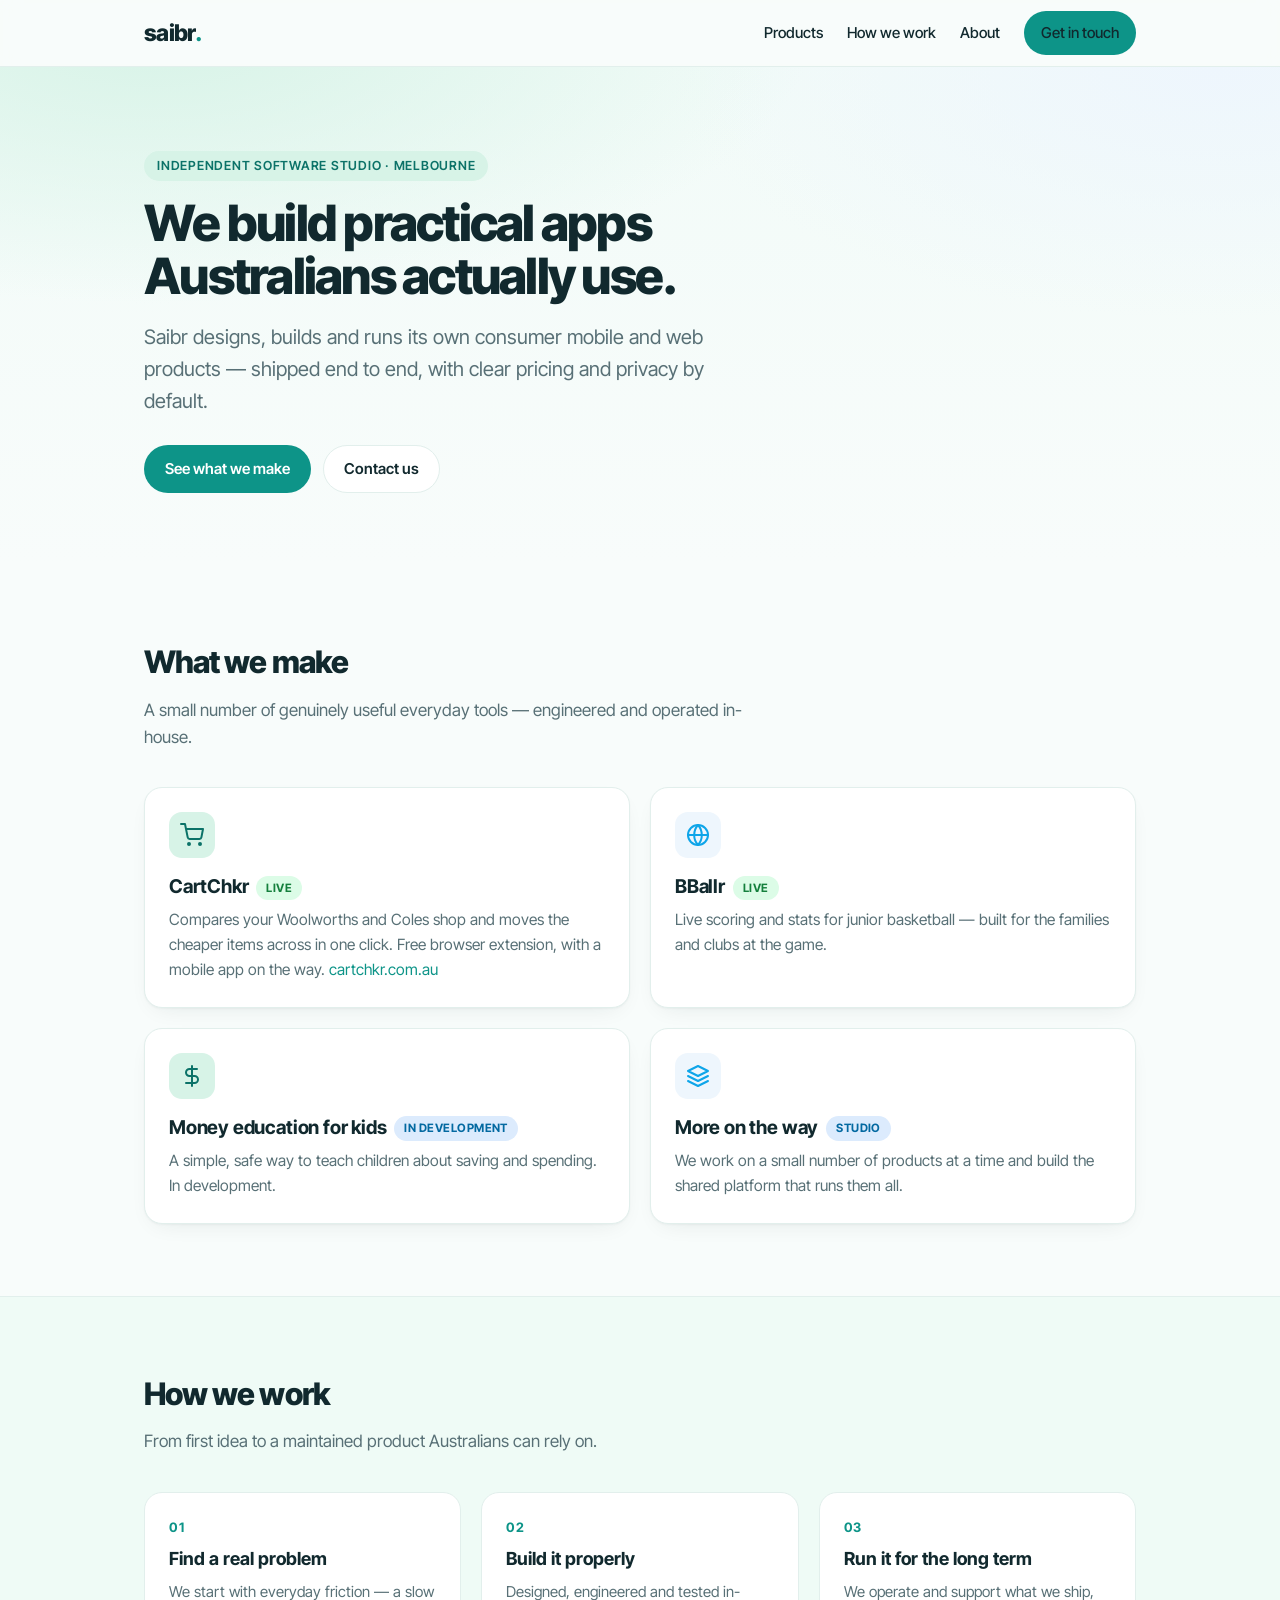
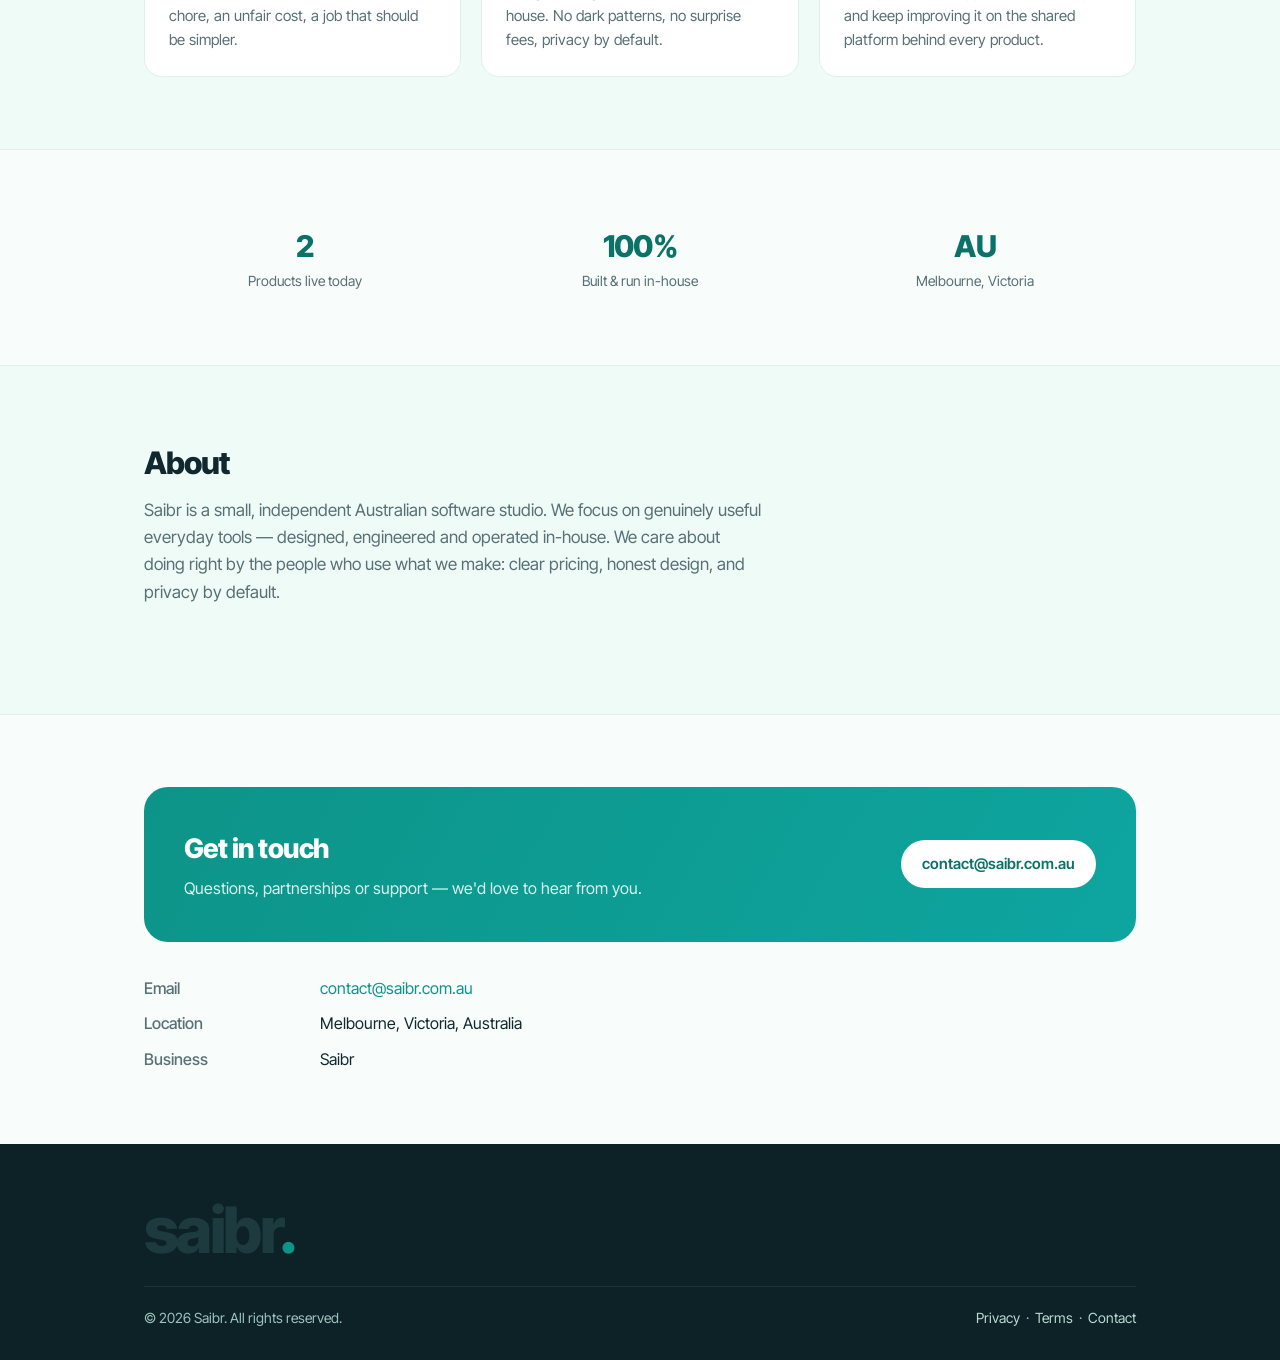
<file: index.html>
<!doctype html>
<html lang="en-AU">
<head>
<meta charset="utf-8">
<meta name="viewport" content="width=device-width, initial-scale=1">
<title>Saibr — independent software studio</title>
<meta name="description" content="Saibr is an Australian software studio building practical mobile and web apps, including CartChkr and BBallr.">
<link rel="preconnect" href="https://fonts.googleapis.com">
<link rel="preconnect" href="https://fonts.gstatic.com" crossorigin>
<link href="https://fonts.googleapis.com/css2?family=Inter+Tight:wght@400;500;600;700;800&display=swap" rel="stylesheet">
<link rel="stylesheet" href="/styles.css">
</head>
<body>
<header><div class="wrap nav">
  <div class="brand">saibr<span class="dot">.</span></div>
  <nav class="links">
    <a href="#products">Products</a>
    <a href="#work">How we work</a>
    <a href="#about">About</a>
    <a href="#contact" class="btn btn-primary btn-sm">Get in touch</a>
  </nav>
</div></header>

<main>
  <!-- HERO -->
  <section class="hero"><div class="wrap">
    <span class="eyebrow">Independent software studio · Melbourne</span>
    <h1>We build practical apps Australians actually use.</h1>
    <p class="lead">Saibr designs, builds and runs its own consumer mobile and web products — shipped end to end, with clear pricing and privacy by default.</p>
    <div class="cta">
      <a href="#products" class="btn btn-primary">See what we make</a>
      <a href="#contact" class="btn btn-ghost">Contact us</a>
    </div>
  </div></section>

  <!-- PRODUCTS -->
  <section class="sec" id="products"><div class="wrap">
    <div class="head">
      <h2>What we make</h2>
      <p>A small number of genuinely useful everyday tools — engineered and operated in-house.</p>
    </div>
    <div class="grid">
      <div class="card">
        <div class="ico"><svg viewBox="0 0 24 24" fill="none" stroke="currentColor" stroke-linecap="round" stroke-linejoin="round"><circle cx="9" cy="21" r="1"/><circle cx="20" cy="21" r="1"/><path d="M1 1h4l2.7 13.4a2 2 0 0 0 2 1.6h9.7a2 2 0 0 0 2-1.6L23 6H6"/></svg></div>
        <h3>CartChkr<span class="pill live">Live</span></h3>
        <p>Compares your Woolworths and Coles shop and moves the cheaper items across in one click. Free browser extension, with a mobile app on the way. <a href="https://cartchkr.com.au">cartchkr.com.au</a></p>
      </div>
      <div class="card">
        <div class="ico sky"><svg viewBox="0 0 24 24" fill="none" stroke="currentColor" stroke-linecap="round" stroke-linejoin="round"><circle cx="12" cy="12" r="10"/><path d="M12 2a15 15 0 0 1 0 20M12 2a15 15 0 0 0 0 20M2 12h20"/></svg></div>
        <h3>BBallr<span class="pill live">Live</span></h3>
        <p>Live scoring and stats for junior basketball — built for the families and clubs at the game.</p>
      </div>
      <div class="card">
        <div class="ico"><svg viewBox="0 0 24 24" fill="none" stroke="currentColor" stroke-linecap="round" stroke-linejoin="round"><path d="M12 2v20M17 5H9.5a3.5 3.5 0 0 0 0 7h5a3.5 3.5 0 0 1 0 7H6"/></svg></div>
        <h3>Money education for kids<span class="pill soon">In development</span></h3>
        <p>A simple, safe way to teach children about saving and spending. In development.</p>
      </div>
      <div class="card">
        <div class="ico sky"><svg viewBox="0 0 24 24" fill="none" stroke="currentColor" stroke-linecap="round" stroke-linejoin="round"><path d="M12 2L2 7l10 5 10-5-10-5zM2 17l10 5 10-5M2 12l10 5 10-5"/></svg></div>
        <h3>More on the way<span class="pill soon">Studio</span></h3>
        <p>We work on a small number of products at a time and build the shared platform that runs them all.</p>
      </div>
    </div>
  </div></section>

  <!-- HOW WE WORK -->
  <section class="sec tint-mint" id="work"><div class="wrap">
    <div class="head">
      <h2>How we work</h2>
      <p>From first idea to a maintained product Australians can rely on.</p>
    </div>
    <div class="steps">
      <div class="step">
        <div class="n">01</div>
        <h3>Find a real problem</h3>
        <p>We start with everyday friction — a slow chore, an unfair cost, a job that should be simpler.</p>
      </div>
      <div class="step">
        <div class="n">02</div>
        <h3>Build it properly</h3>
        <p>Designed, engineered and tested in-house. No dark patterns, no surprise fees, privacy by default.</p>
      </div>
      <div class="step">
        <div class="n">03</div>
        <h3>Run it for the long term</h3>
        <p>We operate and support what we ship, and keep improving it on the shared platform behind every product.</p>
      </div>
    </div>
  </div></section>

  <!-- STATS -->
  <section class="sec"><div class="wrap">
    <div class="stats">
      <div class="stat"><div class="big">2</div><div class="lbl">Products live today</div></div>
      <div class="stat"><div class="big">100%</div><div class="lbl">Built &amp; run in-house</div></div>
      <div class="stat"><div class="big">AU</div><div class="lbl">Melbourne, Victoria</div></div>
    </div>
  </div></section>

  <!-- ABOUT -->
  <section class="sec tint-mint" id="about"><div class="wrap">
    <div class="head">
      <h2>About</h2>
      <p>Saibr is a small, independent Australian software studio. We focus on genuinely useful everyday tools — designed, engineered and operated in-house. We care about doing right by the people who use what we make: clear pricing, honest design, and privacy by default.</p>
    </div>
  </div></section>

  <!-- CONTACT -->
  <section class="sec contact" id="contact"><div class="wrap">
    <div class="band">
      <div>
        <h2>Get in touch</h2>
        <p>Questions, partnerships or support — we'd love to hear from you.</p>
      </div>
      <a href="mailto:contact@saibr.com.au" class="btn btn-primary">contact@saibr.com.au</a>
    </div>
    <div style="margin-top:34px">
      <dl>
        <dt>Email</dt><dd><a href="mailto:contact@saibr.com.au">contact@saibr.com.au</a></dd>
        <dt>Location</dt><dd>Melbourne, Victoria, Australia</dd>
        <dt>Business</dt><dd>Saibr <!-- TODO: add registered entity name + ABN once registered --></dd>
      </dl>
    </div>
  </div></section>
</main>

<footer><div class="wrap">
  <div class="word">saibr<span class="dot">.</span></div>
  <div class="row">
    <div>© 2026 Saibr. All rights reserved.</div>
    <div><a href="/privacy.html">Privacy</a> &nbsp;·&nbsp; <a href="/terms.html">Terms</a> &nbsp;·&nbsp; <a href="#contact">Contact</a></div>
  </div>
</div></footer>
</body>
</html>
</file>
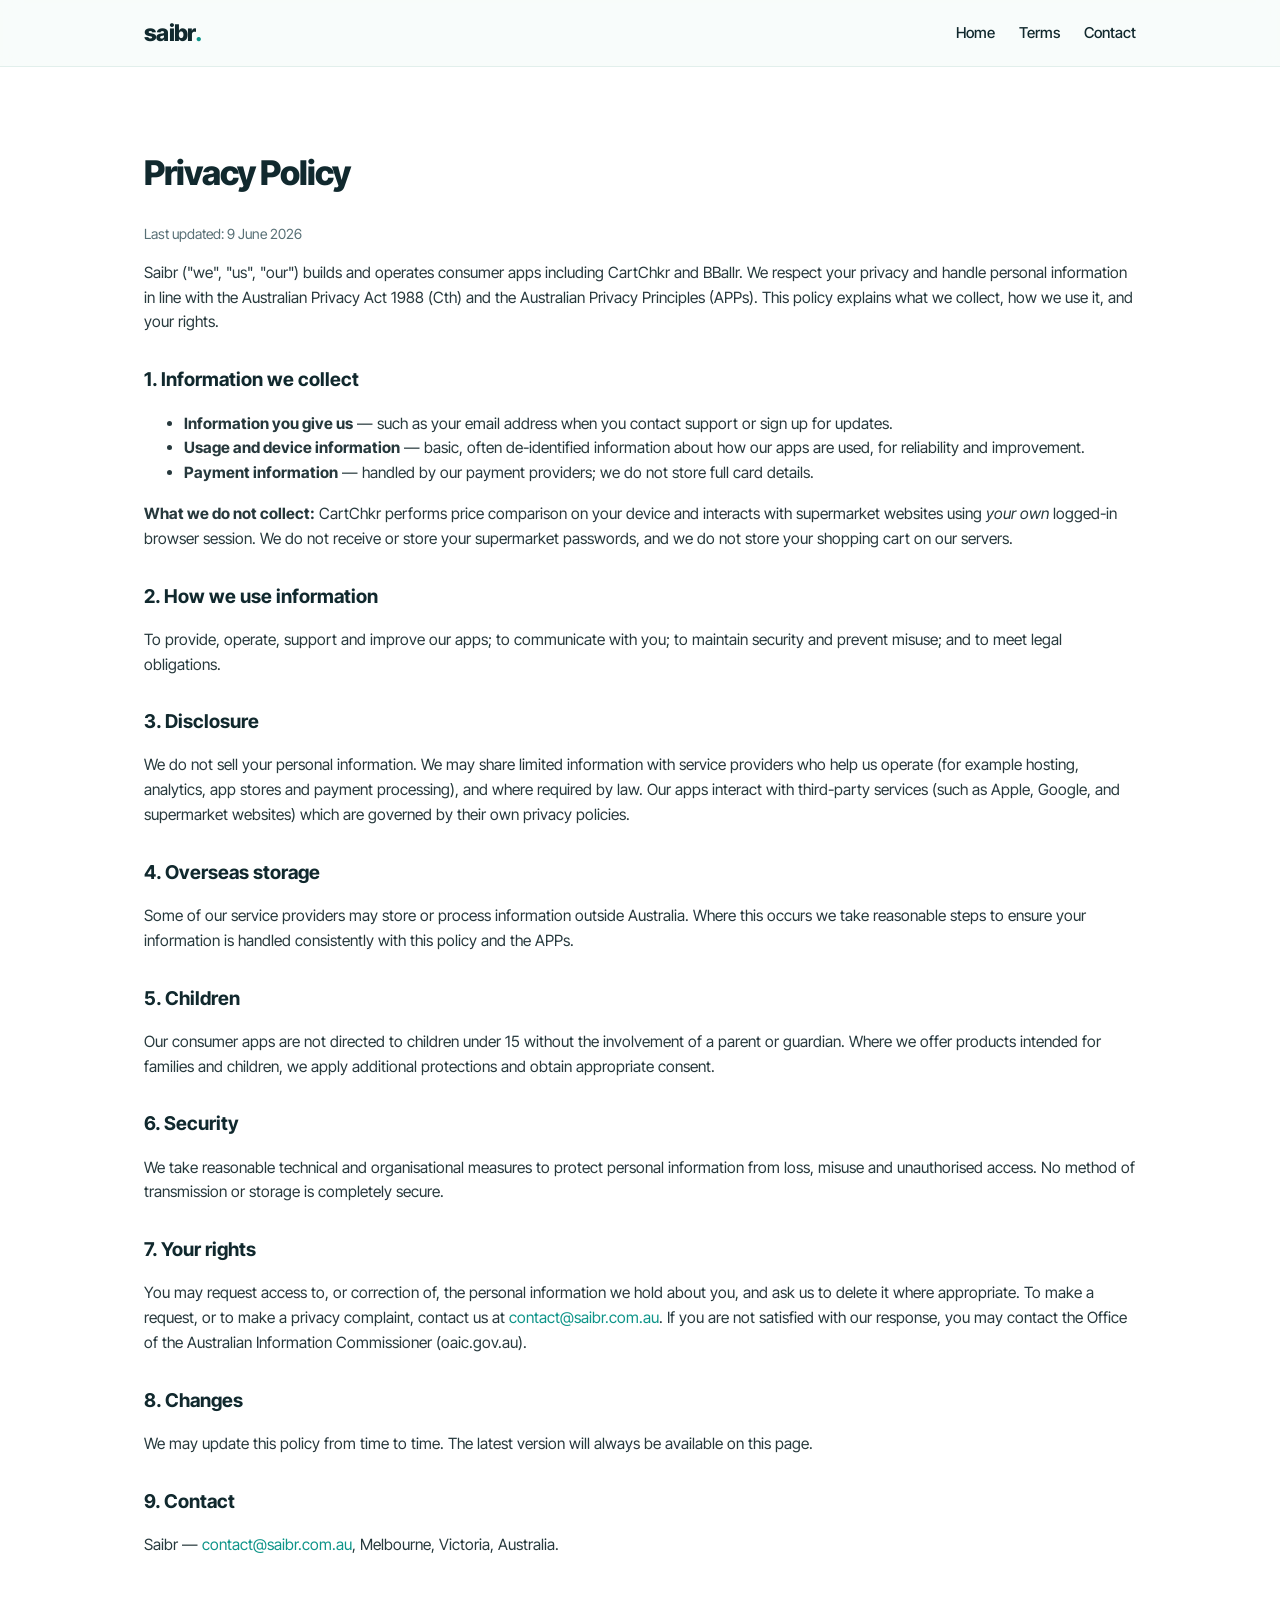
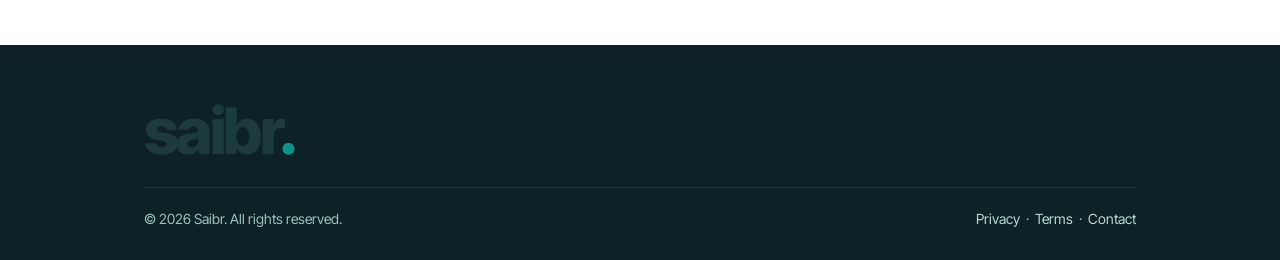
<file: privacy.html>
<!doctype html>
<html lang="en-AU">
<head>
<meta charset="utf-8"><meta name="viewport" content="width=device-width, initial-scale=1">
<title>Privacy Policy — Saibr</title>
<meta name="description" content="How Saibr collects, uses and protects your personal information.">
<link rel="preconnect" href="https://fonts.googleapis.com">
<link rel="preconnect" href="https://fonts.gstatic.com" crossorigin>
<link href="https://fonts.googleapis.com/css2?family=Inter+Tight:wght@400;500;600;700;800&display=swap" rel="stylesheet">
<link rel="stylesheet" href="/styles.css">
</head>
<body>
<!-- DRAFT for business verification. Review by an Australian privacy lawyer before relying on it. -->
<header><div class="wrap nav">
  <a class="brand" href="/" style="color:inherit;text-decoration:none">saibr<span class="dot">.</span></a>
  <nav class="links"><a href="/">Home</a><a href="/terms.html">Terms</a><a href="/#contact">Contact</a></nav>
</div></header>
<main class="legal"><div class="wrap">
<h1>Privacy Policy</h1>
<p class="updated">Last updated: 9 June 2026</p>

<p>Saibr ("we", "us", "our") builds and operates consumer apps including CartChkr and BBallr. We respect your privacy and handle personal information in line with the Australian Privacy Act 1988 (Cth) and the Australian Privacy Principles (APPs). This policy explains what we collect, how we use it, and your rights.</p>

<h2>1. Information we collect</h2>
<ul>
<li><strong>Information you give us</strong> — such as your email address when you contact support or sign up for updates.</li>
<li><strong>Usage and device information</strong> — basic, often de-identified information about how our apps are used, for reliability and improvement.</li>
<li><strong>Payment information</strong> — handled by our payment providers; we do not store full card details.</li>
</ul>
<p><strong>What we do not collect:</strong> CartChkr performs price comparison on your device and interacts with supermarket websites using <em>your own</em> logged-in browser session. We do not receive or store your supermarket passwords, and we do not store your shopping cart on our servers.</p>

<h2>2. How we use information</h2>
<p>To provide, operate, support and improve our apps; to communicate with you; to maintain security and prevent misuse; and to meet legal obligations.</p>

<h2>3. Disclosure</h2>
<p>We do not sell your personal information. We may share limited information with service providers who help us operate (for example hosting, analytics, app stores and payment processing), and where required by law. Our apps interact with third-party services (such as Apple, Google, and supermarket websites) which are governed by their own privacy policies.</p>

<h2>4. Overseas storage</h2>
<p>Some of our service providers may store or process information outside Australia. Where this occurs we take reasonable steps to ensure your information is handled consistently with this policy and the APPs.</p>

<h2>5. Children</h2>
<p>Our consumer apps are not directed to children under 15 without the involvement of a parent or guardian. Where we offer products intended for families and children, we apply additional protections and obtain appropriate consent.</p>

<h2>6. Security</h2>
<p>We take reasonable technical and organisational measures to protect personal information from loss, misuse and unauthorised access. No method of transmission or storage is completely secure.</p>

<h2>7. Your rights</h2>
<p>You may request access to, or correction of, the personal information we hold about you, and ask us to delete it where appropriate. To make a request, or to make a privacy complaint, contact us at <a href="mailto:contact@saibr.com.au">contact@saibr.com.au</a>. If you are not satisfied with our response, you may contact the Office of the Australian Information Commissioner (oaic.gov.au).</p>

<h2>8. Changes</h2>
<p>We may update this policy from time to time. The latest version will always be available on this page.</p>

<h2>9. Contact</h2>
<p>Saibr — <a href="mailto:contact@saibr.com.au">contact@saibr.com.au</a>, Melbourne, Victoria, Australia.</p>
</div></main>
<footer><div class="wrap"><div class="word">saibr<span class="dot">.</span></div><div class="row"><div>© 2026 Saibr. All rights reserved.</div><div><a href="/privacy.html">Privacy</a> &nbsp;·&nbsp; <a href="/terms.html">Terms</a> &nbsp;·&nbsp; <a href="/#contact">Contact</a></div></div></div></footer>
</body></html>
</file>
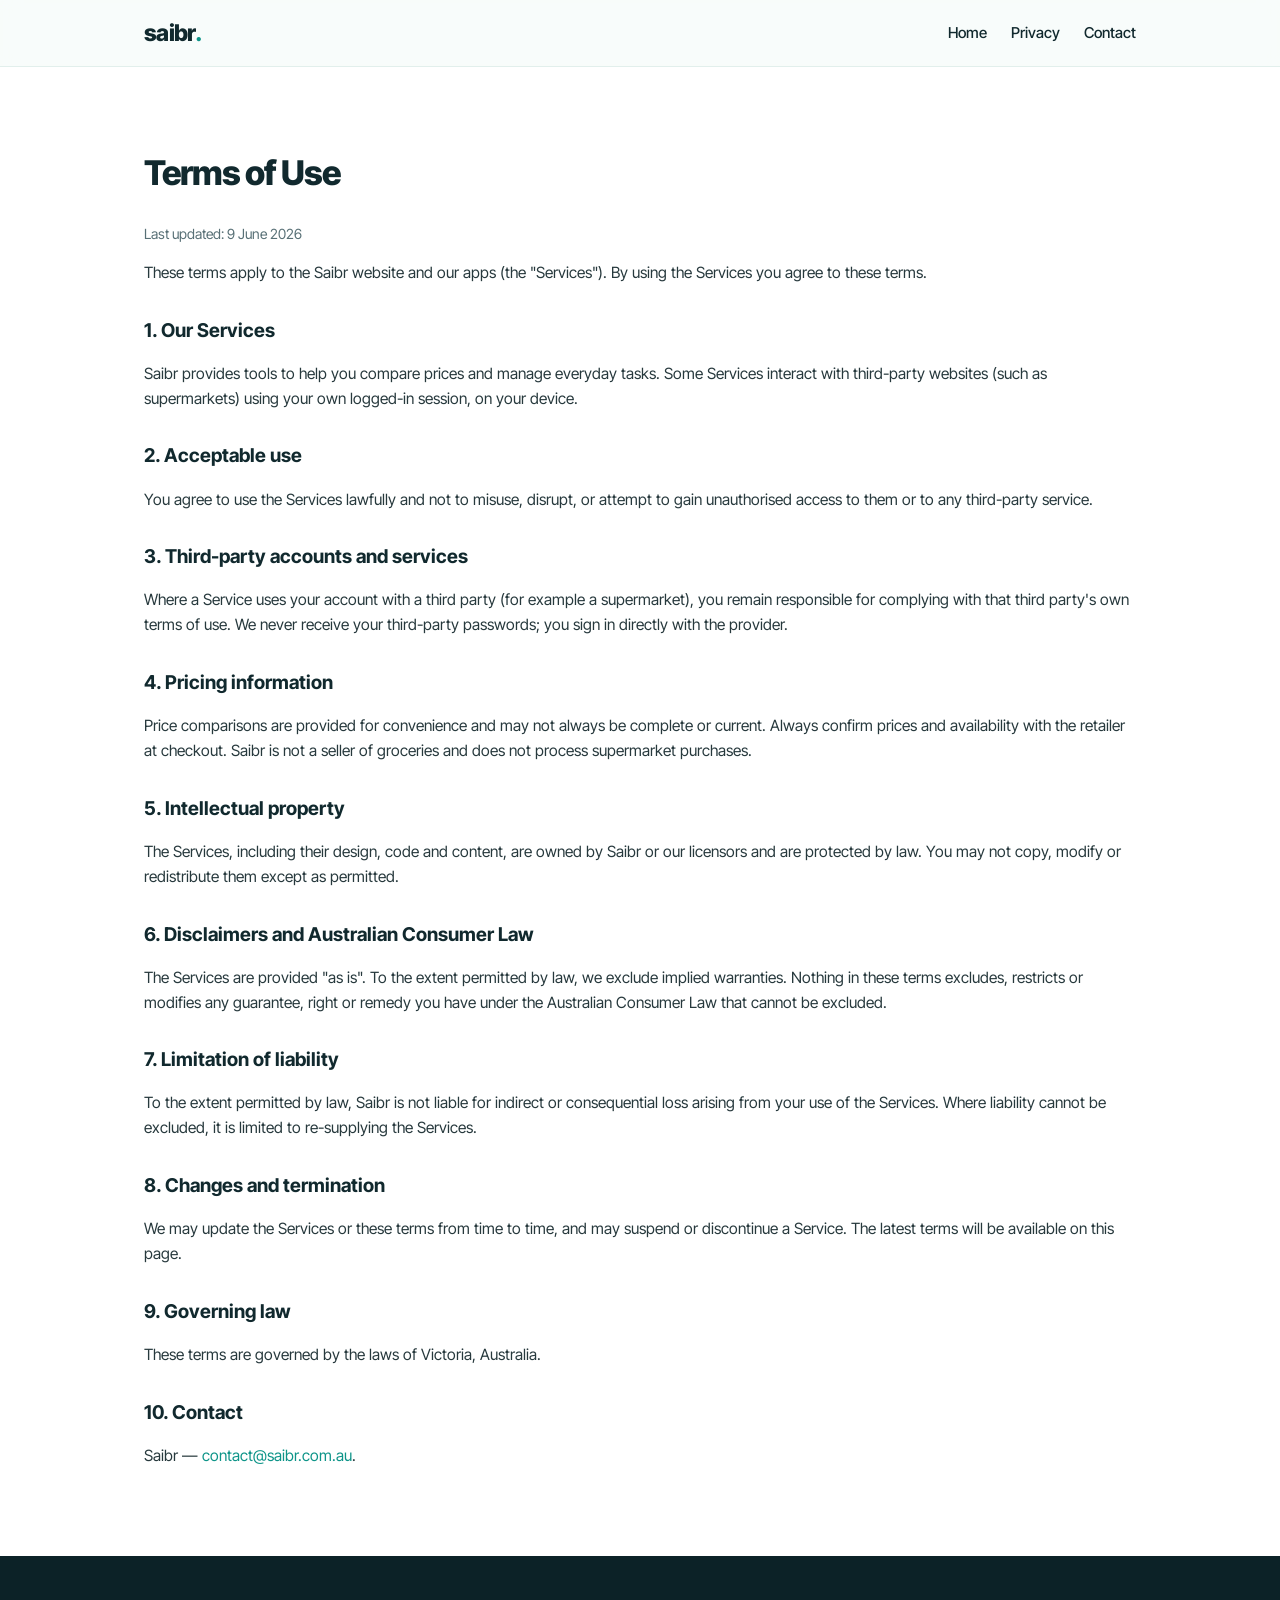
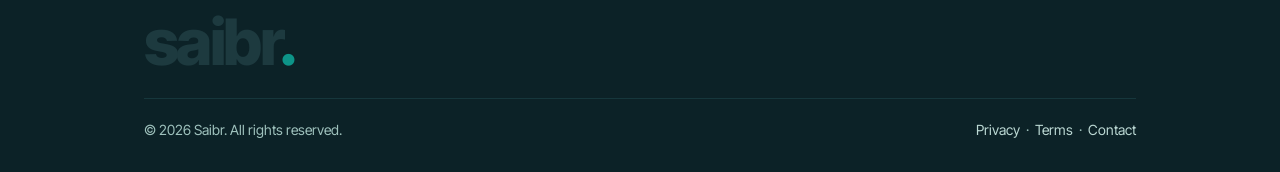
<file: terms.html>
<!doctype html>
<html lang="en-AU">
<head>
<meta charset="utf-8"><meta name="viewport" content="width=device-width, initial-scale=1">
<title>Terms of Use — Saibr</title>
<meta name="description" content="The terms that apply to Saibr's website and apps.">
<link rel="preconnect" href="https://fonts.googleapis.com">
<link rel="preconnect" href="https://fonts.gstatic.com" crossorigin>
<link href="https://fonts.googleapis.com/css2?family=Inter+Tight:wght@400;500;600;700;800&display=swap" rel="stylesheet">
<link rel="stylesheet" href="/styles.css">
</head>
<body>
<!-- DRAFT for business verification. Review by an Australian lawyer before relying on it. -->
<header><div class="wrap nav">
  <a class="brand" href="/" style="color:inherit;text-decoration:none">saibr<span class="dot">.</span></a>
  <nav class="links"><a href="/">Home</a><a href="/privacy.html">Privacy</a><a href="/#contact">Contact</a></nav>
</div></header>
<main class="legal"><div class="wrap">
<h1>Terms of Use</h1>
<p class="updated">Last updated: 9 June 2026</p>

<p>These terms apply to the Saibr website and our apps (the "Services"). By using the Services you agree to these terms.</p>

<h2>1. Our Services</h2>
<p>Saibr provides tools to help you compare prices and manage everyday tasks. Some Services interact with third-party websites (such as supermarkets) using your own logged-in session, on your device.</p>

<h2>2. Acceptable use</h2>
<p>You agree to use the Services lawfully and not to misuse, disrupt, or attempt to gain unauthorised access to them or to any third-party service.</p>

<h2>3. Third-party accounts and services</h2>
<p>Where a Service uses your account with a third party (for example a supermarket), you remain responsible for complying with that third party's own terms of use. We never receive your third-party passwords; you sign in directly with the provider.</p>

<h2>4. Pricing information</h2>
<p>Price comparisons are provided for convenience and may not always be complete or current. Always confirm prices and availability with the retailer at checkout. Saibr is not a seller of groceries and does not process supermarket purchases.</p>

<h2>5. Intellectual property</h2>
<p>The Services, including their design, code and content, are owned by Saibr or our licensors and are protected by law. You may not copy, modify or redistribute them except as permitted.</p>

<h2>6. Disclaimers and Australian Consumer Law</h2>
<p>The Services are provided "as is". To the extent permitted by law, we exclude implied warranties. Nothing in these terms excludes, restricts or modifies any guarantee, right or remedy you have under the Australian Consumer Law that cannot be excluded.</p>

<h2>7. Limitation of liability</h2>
<p>To the extent permitted by law, Saibr is not liable for indirect or consequential loss arising from your use of the Services. Where liability cannot be excluded, it is limited to re-supplying the Services.</p>

<h2>8. Changes and termination</h2>
<p>We may update the Services or these terms from time to time, and may suspend or discontinue a Service. The latest terms will be available on this page.</p>

<h2>9. Governing law</h2>
<p>These terms are governed by the laws of Victoria, Australia.</p>

<h2>10. Contact</h2>
<p>Saibr — <a href="mailto:contact@saibr.com.au">contact@saibr.com.au</a>.</p>
</div></main>
<footer><div class="wrap"><div class="word">saibr<span class="dot">.</span></div><div class="row"><div>© 2026 Saibr. All rights reserved.</div><div><a href="/privacy.html">Privacy</a> &nbsp;·&nbsp; <a href="/terms.html">Terms</a> &nbsp;·&nbsp; <a href="/#contact">Contact</a></div></div></div></footer>
</body></html>
</file>
<file: styles.css>
:root{
  --ink:#11292e; --muted:#587076; --bg:#f8fcfb; --line:#e2efec; --card:#ffffff;
  --teal:#0d9488; --teal-d:#0b7268; --sky:#0ea5e9;
  --mint-50:#effbf6; --mint-100:#d7f3e7; --sky-50:#eef6fd; --sky-100:#dcebfd;
  --shadow:0 1px 2px rgba(16,40,44,.04), 0 8px 24px -12px rgba(16,40,44,.12);
  --radius:18px;
}
*{box-sizing:border-box}
html{scroll-behavior:smooth}
body{margin:0;font-family:"Inter Tight",-apple-system,system-ui,"Segoe UI",Roboto,sans-serif;
  color:var(--ink);background:var(--bg);line-height:1.6;-webkit-font-smoothing:antialiased}
a{color:var(--teal);text-decoration:none}
a:hover{color:var(--teal-d)}
.wrap{max-width:1040px;margin:0 auto;padding:0 24px}
.eyebrow{display:inline-block;font-size:12.5px;font-weight:600;letter-spacing:.06em;text-transform:uppercase;
  color:var(--teal-d);background:var(--mint-100);border-radius:999px;padding:5px 13px;margin-bottom:16px}

/* header */
header{position:sticky;top:0;z-index:20;background:rgba(248,252,251,.82);backdrop-filter:blur(10px);border-bottom:1px solid var(--line)}
.nav{display:flex;align-items:center;justify-content:space-between;height:66px}
.brand{font-weight:800;font-size:23px;letter-spacing:-.03em;color:var(--ink)}
.brand .dot{color:var(--teal)}
nav.links{display:flex;align-items:center;gap:24px}
nav.links a{color:var(--ink);font-size:15px;font-weight:500}
nav.links a:hover{color:var(--teal)}
.btn{display:inline-block;font-weight:600;font-size:15px;border-radius:999px;padding:11px 20px;border:1px solid transparent;cursor:pointer;transition:.15s}
.btn-primary{background:var(--teal);color:#fff}
.btn-primary:hover{background:var(--teal-d);color:#fff}
.btn-ghost{background:#fff;border-color:var(--line);color:var(--ink)}
.btn-ghost:hover{border-color:var(--teal);color:var(--teal)}
.btn-sm{padding:9px 16px;font-size:14px}

/* hero */
.hero{position:relative;overflow:hidden;background:
  radial-gradient(1100px 460px at 12% -8%, var(--mint-100), transparent 60%),
  radial-gradient(1000px 460px at 95% 0%, var(--sky-50), transparent 55%),
  linear-gradient(180deg,#f2fbf8,#f8fcfb)}
.hero .wrap{padding:84px 24px 72px}
.hero h1{font-size:50px;line-height:1.06;letter-spacing:-.035em;margin:0 0 18px;max-width:760px;font-weight:800}
.hero p.lead{font-size:20px;color:var(--muted);max-width:600px;margin:0 0 28px}
.hero .cta{display:flex;gap:12px;flex-wrap:wrap}
@media(max-width:680px){.hero h1{font-size:34px}.hero .wrap{padding:56px 24px 48px}}

/* sections */
.sec{padding:72px 0}
.sec.tint-mint{background:var(--mint-50);border-top:1px solid var(--line);border-bottom:1px solid var(--line)}
.sec .head{max-width:620px;margin-bottom:36px}
.sec h2{font-size:31px;letter-spacing:-.03em;margin:0 0 10px;font-weight:800}
.sec .head p{color:var(--muted);margin:0;font-size:17px}

/* product/value grid */
.grid{display:grid;grid-template-columns:1fr 1fr;gap:20px}
@media(max-width:720px){.grid{grid-template-columns:1fr}.hero h1{}}
.card{background:var(--card);border:1px solid var(--line);border-radius:var(--radius);padding:24px;box-shadow:var(--shadow)}
.card .ico{width:46px;height:46px;border-radius:13px;display:flex;align-items:center;justify-content:center;margin-bottom:14px;background:var(--mint-100);color:var(--teal-d)}
.card .ico.sky{background:var(--sky-50);color:var(--sky)}
.card .ico svg{width:24px;height:24px;stroke-width:2}
.card h3{margin:0 0 6px;font-size:19px;letter-spacing:-.01em}
.card p{margin:0;color:var(--muted);font-size:15.5px}
.pill{display:inline-block;font-size:11.5px;font-weight:700;letter-spacing:.04em;text-transform:uppercase;border-radius:999px;padding:3px 10px;margin-left:8px;vertical-align:middle}
.pill.live{background:#dcfce7;color:#15803d}
.pill.soon{background:var(--sky-100);color:#0369a1}

/* steps */
.steps{display:grid;grid-template-columns:repeat(3,1fr);gap:20px}
@media(max-width:720px){.steps{grid-template-columns:1fr}}
.step{background:#fff;border:1px solid var(--line);border-radius:var(--radius);padding:24px}
.step .n{font-size:13px;font-weight:700;color:var(--teal);letter-spacing:.05em}
.step h3{margin:8px 0 6px;font-size:18px}
.step p{margin:0;color:var(--muted);font-size:15px}

/* stats strip */
.stats{display:grid;grid-template-columns:repeat(3,1fr);gap:14px;text-align:center}
@media(max-width:680px){.stats{grid-template-columns:1fr}}
.stat .big{font-size:30px;font-weight:800;letter-spacing:-.02em;color:var(--teal-d)}
.stat .lbl{color:var(--muted);font-size:14px}

/* contact card / cta band */
.band{background:linear-gradient(120deg,var(--teal),#0ea5a0);border-radius:24px;padding:40px;color:#fff;
  display:flex;align-items:center;justify-content:space-between;gap:24px;flex-wrap:wrap}
.band h2{color:#fff;margin:0 0 6px;font-size:27px;letter-spacing:-.02em}
.band p{color:#d7f6f1;margin:0}
.band .btn-primary{background:#fff;color:var(--teal-d)}
.band .btn-primary:hover{background:#eafaf6}
.contact dl{display:grid;grid-template-columns:120px 1fr;gap:10px 16px;margin:0}
.contact dt{color:var(--muted);font-weight:500}

/* footer */
footer{background:#0c2227;color:#9fc2bd;padding:54px 0 30px;margin-top:0}
footer .word{font-size:64px;font-weight:800;letter-spacing:-.04em;color:#1d3a3f;line-height:1;margin-bottom:24px}
footer .word .dot{color:var(--teal)}
footer .row{display:flex;justify-content:space-between;flex-wrap:wrap;gap:12px;font-size:14px;border-top:1px solid #16373c;padding-top:20px}
footer a{color:#bcd9d4}
footer a:hover{color:#fff}

/* legal pages */
.legal{padding:56px 0 72px;background:#fff}
.legal h1{font-size:34px;letter-spacing:-.03em;font-weight:800}
.legal h2{font-size:19px;margin-top:30px}
.legal p,.legal li{color:#27393d;font-size:15.5px}
.legal .updated{color:var(--muted);font-size:14px}
</file>
